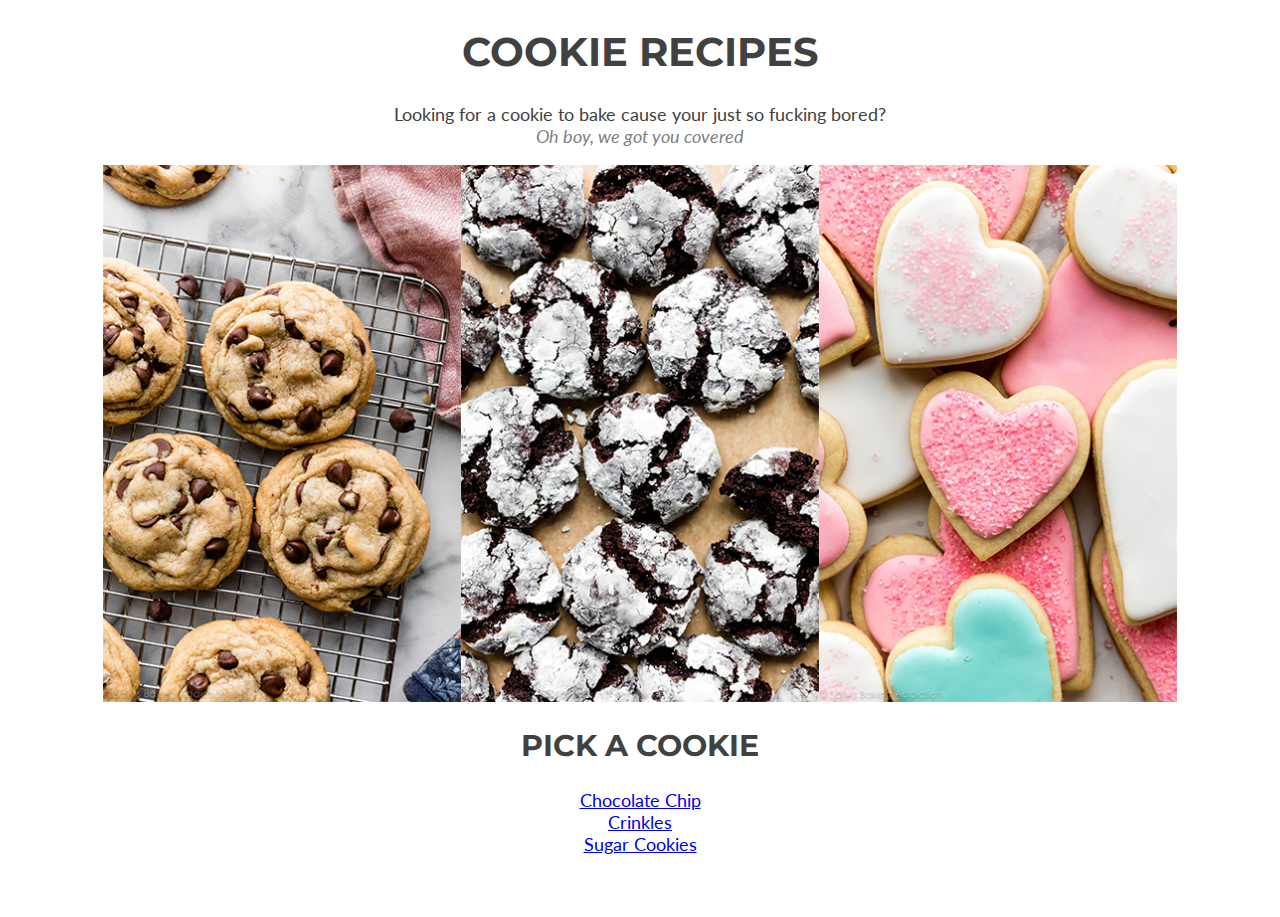
<file: index.html>
<!DOCTYPE html>
<html lang="en">
<head>
    <meta charset="UTF-8">
    <meta http-equiv="X-UA-Compatible" content="IE=edge">
    <meta name="viewport" content="width=device-width, initial-scale=1.0">
    <title>Cookie Recipes</title>
    <link href="style.css" rel="stylesheet">
    <link href="https://fonts.googleapis.com/css2?family=Montserrat:wght@400;700&display=swap" rel="stylesheet">
    <link href="https://fonts.googleapis.com/css2?family=Lato&display=swap" rel="stylesheet">
</head>
<body>
    <h1> COOKIE RECIPES </h1>
    <div class="regular-text" > Looking for a cookie to bake cause your just so fucking bored?</div>
    <div class ="comment-text"><em>Oh boy, we got you covered</em> </div>
    <br>

    <img src = "images/index-image.png" alt = "the cookies" class="index-photo" >
    <h2>PICK A COOKIE</h2>
    <div class="comment-text">
        <a href = "recipes/chocolate-chip.html"> Chocolate Chip </a> <br>
        <a href = "recipes/crinkles.html"> Crinkles </a> <br>
        <a href = "recipes/sugar-cookies.html">Sugar Cookies</a> <br>
    </div>

    <br><br><br>
    
    

</body>
</html>
</file>
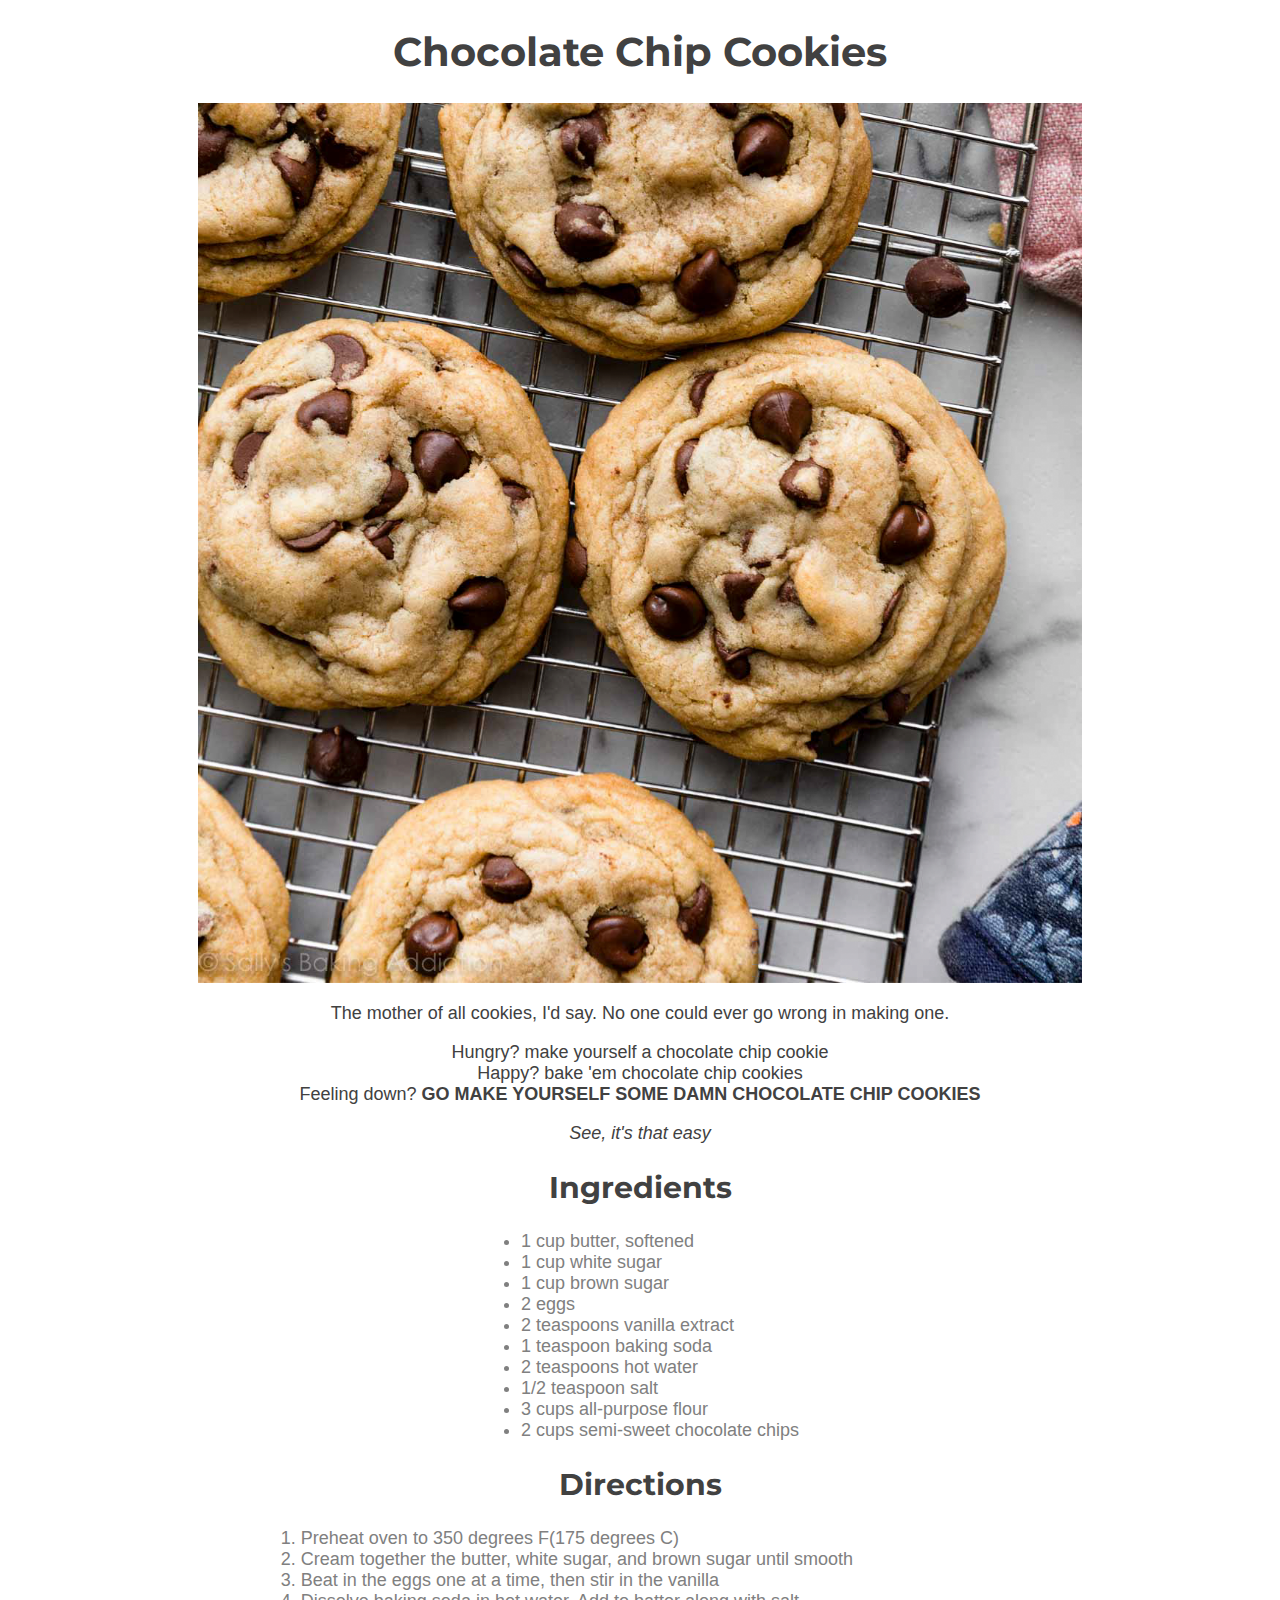
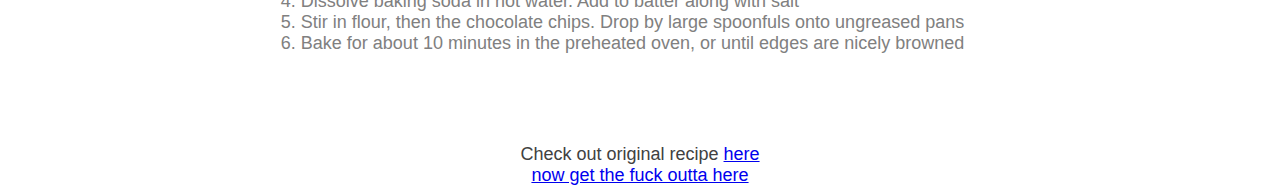
<file: recipes/chocolate-chip.html>
<!DOCTYPE html>
<html lang="en">
<head>
    <meta charset="UTF-8">
    <meta http-equiv="X-UA-Compatible" content="IE=edge">
    <meta name="viewport" content="width=device-width, initial-scale=1.0">
    <title>Cookie Recipes</title>
    <link href="../style.css" rel="stylesheet">
    <link href="https://fonts.googleapis.com/css2?family=Montserrat:wght@400;700&display=swap" rel="stylesheet">
</head>
<body>
    <h1>Chocolate Chip Cookies</h1>
    <img src = "../images/chocochip.png" alt = "chocochip cookies">
    <div class="regular-text">
        <p>The mother of all cookies, I'd say. No one could ever go wrong in making one.</p>
        Hungry? make yourself a chocolate chip cookie<br>
        Happy? bake 'em chocolate chip cookies<br>
        Feeling down? <strong> GO MAKE YOURSELF SOME DAMN CHOCOLATE CHIP COOKIES </strong><br>
        <p><em> See, it's that easy </em></p>
    </div>
    
    <h2>Ingredients</h2>
    <ul>
        <li>1 cup butter, softened</li>
        <li>1 cup white sugar</li>
        <li>1 cup brown sugar</li>
        <li>2 eggs</li>
        <li>2 teaspoons vanilla extract</li>
        <li>1 teaspoon baking soda</li>
        <li>2 teaspoons hot water</li>
        <li>1/2 teaspoon salt</li>
        <li>3 cups all-purpose flour</li>
        <li>2 cups semi-sweet chocolate chips</li>
    </ul>

    <h2>Directions</h2>
    <ol>
        <li>Preheat oven to 350 degrees F(175 degrees C)</li>
        <li>Cream together the butter, white sugar, and brown sugar until smooth</li>
        <li>Beat in the eggs one at a time, then stir in the vanilla</li>
        <li>Dissolve baking soda in hot water. Add to batter along with salt</li>
        <li>Stir in flour, then the chocolate chips. Drop by large spoonfuls onto ungreased pans</li>
        <li>Bake for about 10 minutes in the preheated oven, or until edges are nicely browned</li>
    </ol>

    <br> <br><br><br>
    <div class="regular-text">
        Check out original recipe <a href = "https://www.allrecipes.com/recipe/10813/best-chocolate-chip-cookies/">here</a>
        <br>
        <a href = "../index.html">now get the fuck outta here</a>
    </div>
</body>
</html>
</file>
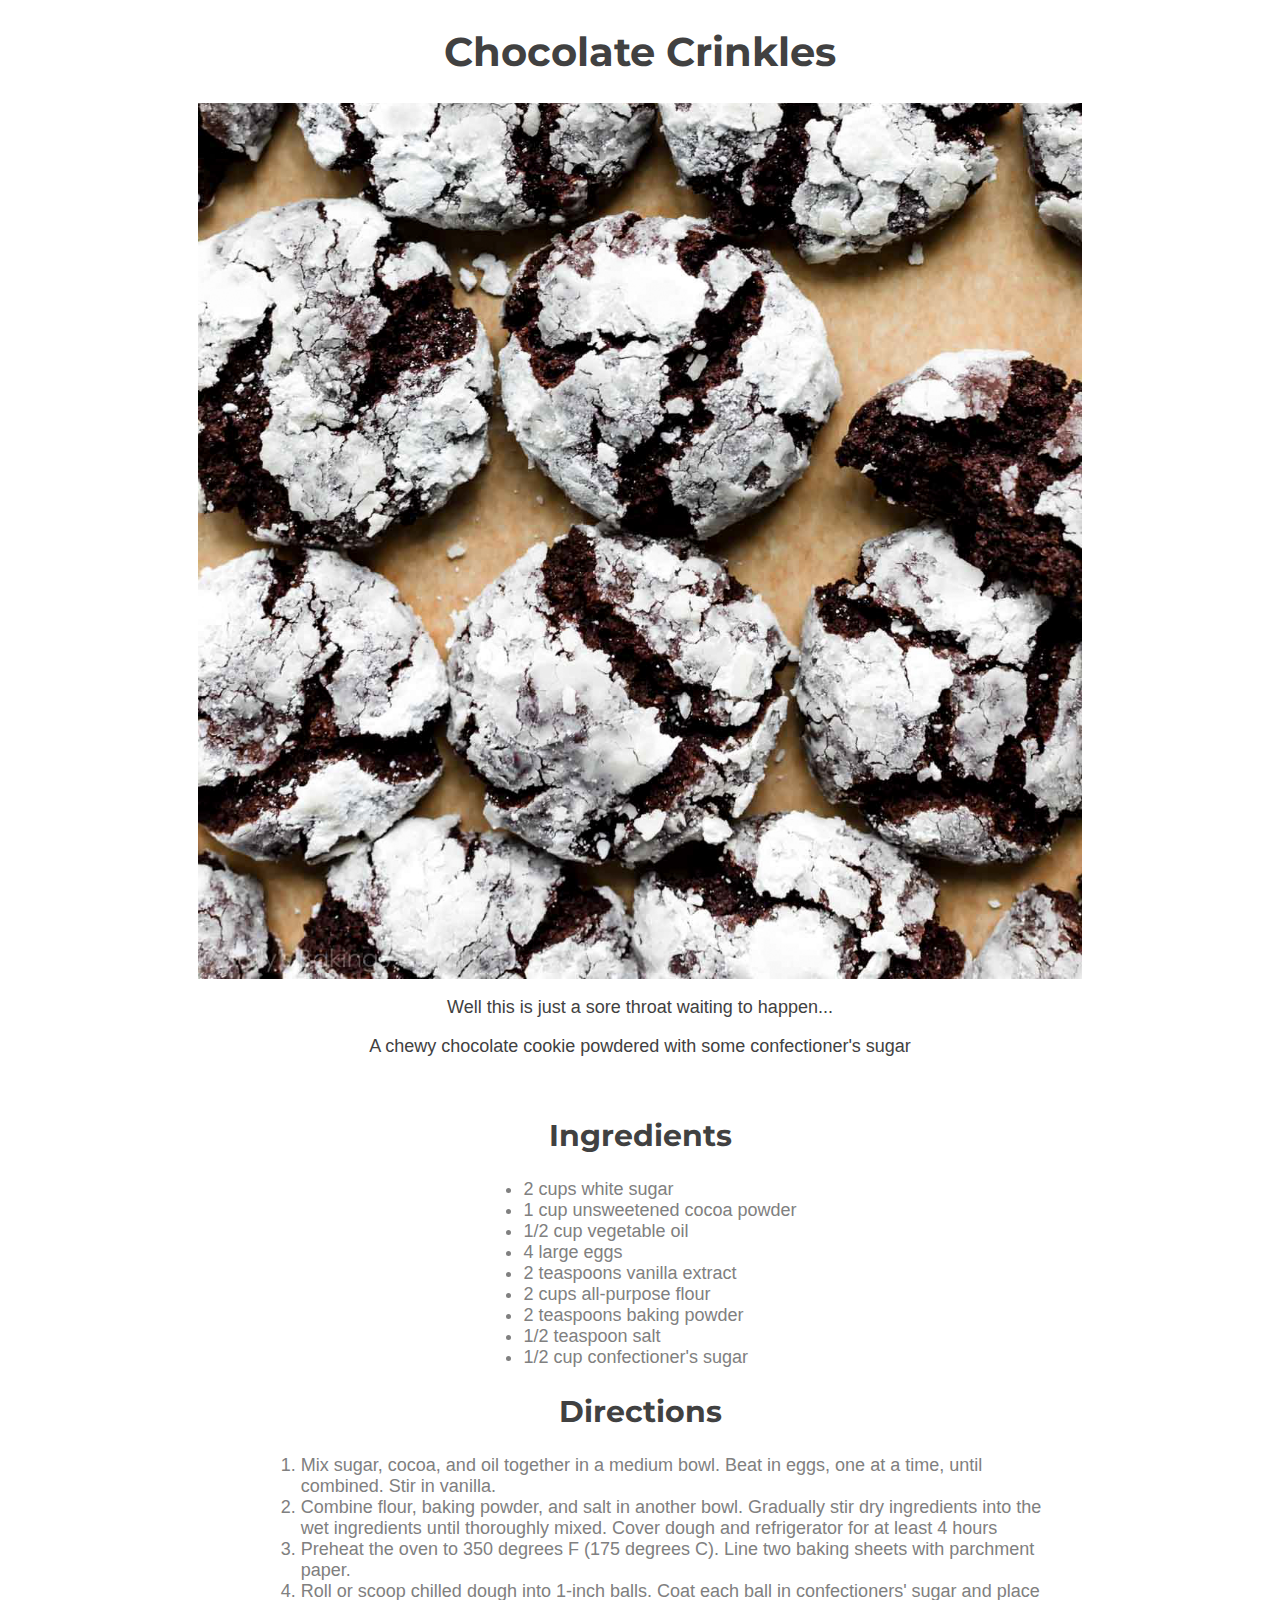
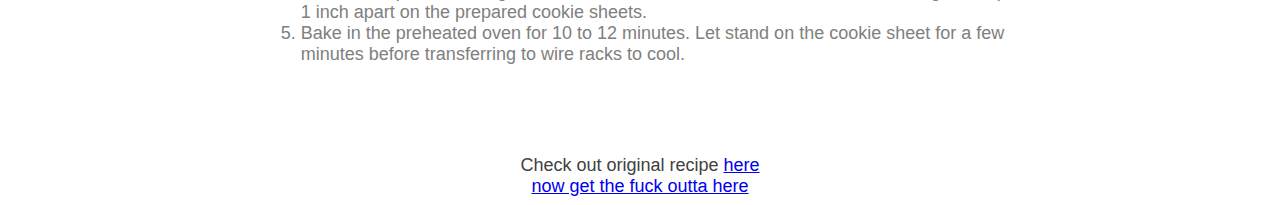
<file: recipes/crinkles.html>
<!DOCTYPE html>
<html lang="en">
<head>
    <meta charset="UTF-8">
    <meta http-equiv="X-UA-Compatible" content="IE=edge">
    <meta name="viewport" content="width=device-width, initial-scale=1.0">
    <title>Cookie Recipes</title>
    <link href="../style.css" rel="stylesheet">
    <link href="https://fonts.googleapis.com/css2?family=Montserrat:wght@400;700&display=swap" rel="stylesheet">
</head>
<body>
    <h1>Chocolate Crinkles</h1>
    <img src = "../images/crinkles.png" alt = "chocolate-crinkles">
    <div class="regular-text">
        <p>Well this is just a sore throat waiting to happen...</p>
        <p>A chewy chocolate cookie powdered with some confectioner's sugar</p>
    </div>
    <br>

    <h2>Ingredients</h2>
    <ul>
        <li>2 cups white sugar</li>
        <li>1 cup unsweetened cocoa powder</li>
        <li>1/2 cup vegetable oil</li>
        <li>4 large eggs</li>
        <li>2 teaspoons vanilla extract</li>
        <li>2 cups all-purpose flour</li>
        <li>2 teaspoons baking powder</li>
        <li>1/2 teaspoon salt</li>
        <li>1/2 cup confectioner's sugar</li>
    </ul>

    <h2>Directions</h2>
    <ol>
        <li>Mix sugar, cocoa, and oil together in a medium bowl. Beat in eggs, one at a time, until combined. Stir in vanilla.</li>
        <li>Combine flour, baking powder, and salt in another bowl. Gradually stir dry ingredients into the wet ingredients until thoroughly mixed. Cover dough and refrigerator for at least 4 hours</li>
        <li>Preheat the oven to 350 degrees F (175 degrees C). Line two baking sheets with parchment paper.</li>
        <li>Roll or scoop chilled dough into 1-inch balls. Coat each ball in confectioners' sugar and place 1 inch apart on the prepared cookie sheets.</li>
        <li>Bake in the preheated oven for 10 to 12 minutes. Let stand on the cookie sheet for a few minutes before transferring to wire racks to cool.</li>
    </ol>

    <br> <br><br><br>
    <div class="regular-text">
        Check out original recipe <a href = "https://www.allrecipes.com/recipe/9861/chocolate-crinkles-ii/">here</a>
        <br>
        <a href = "../index.html">now get the fuck outta here</a>
    </div>
    
    
</body>
</html>
</file>
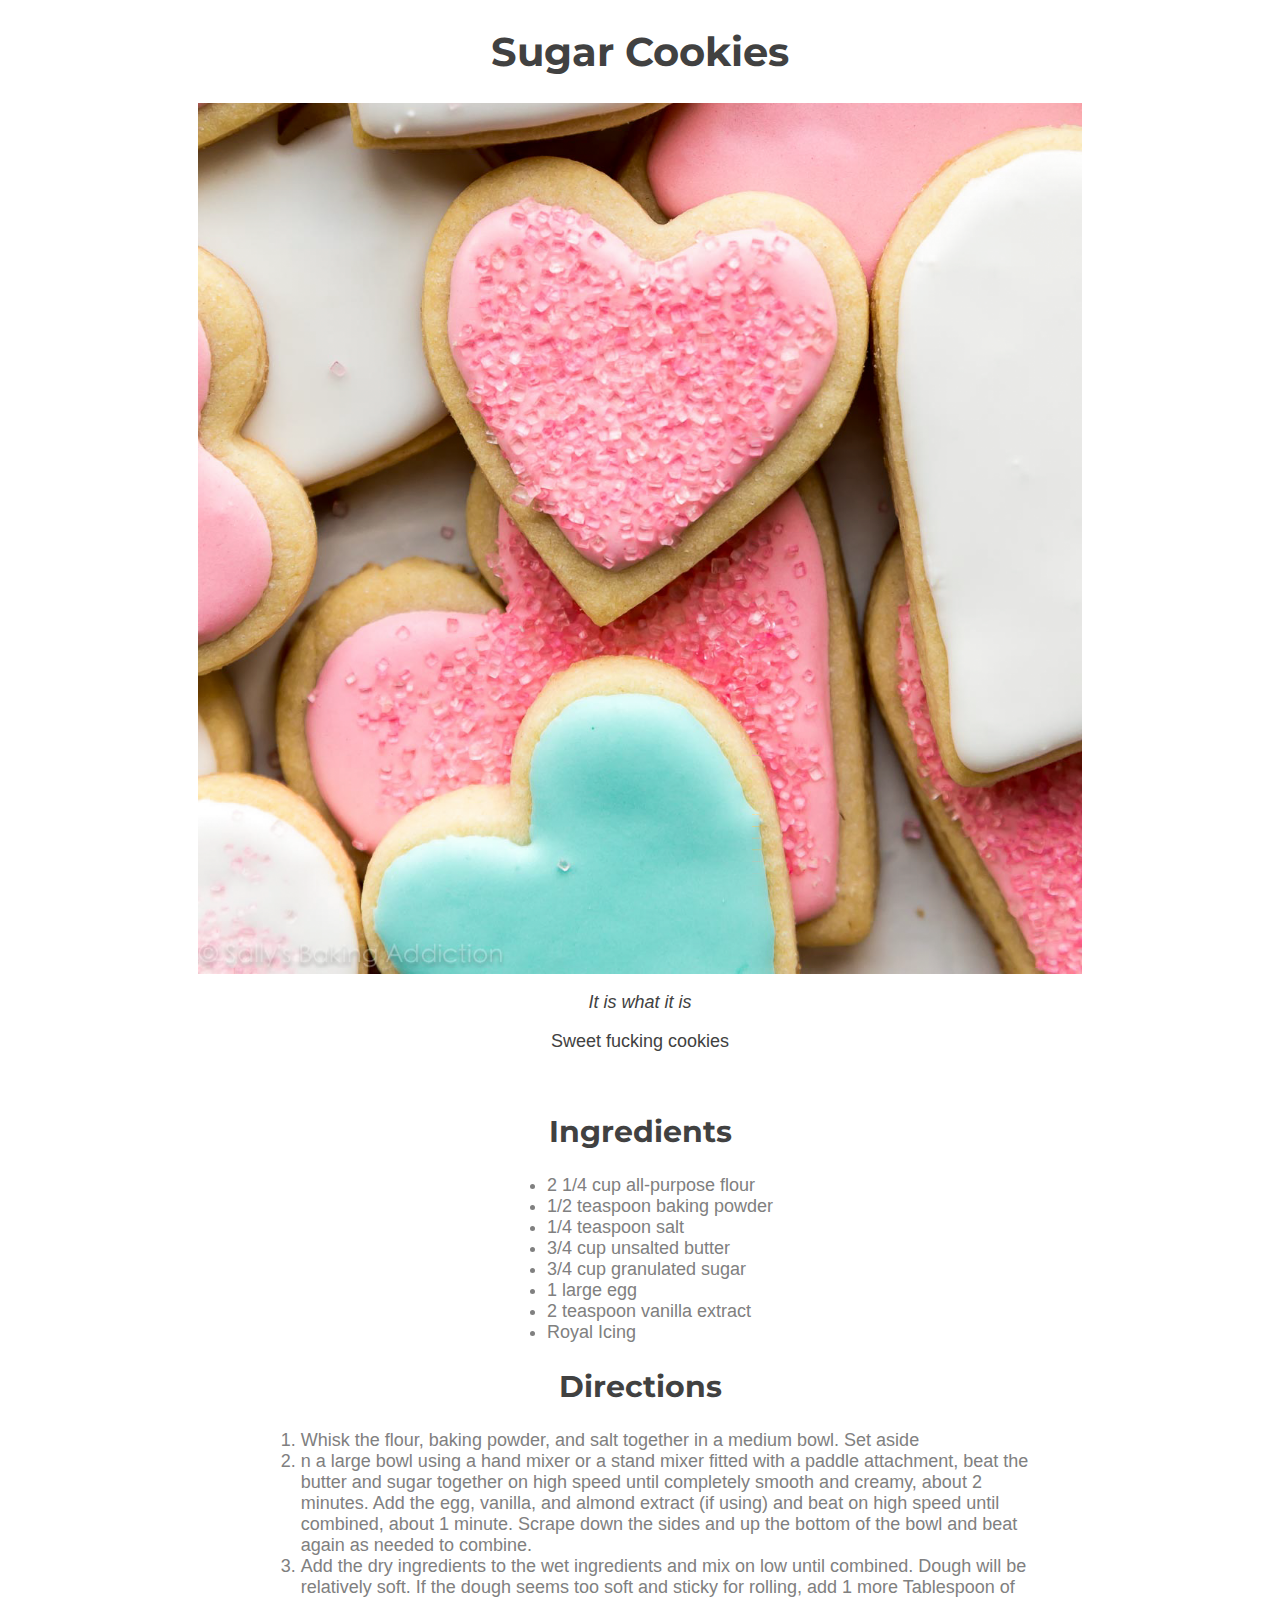
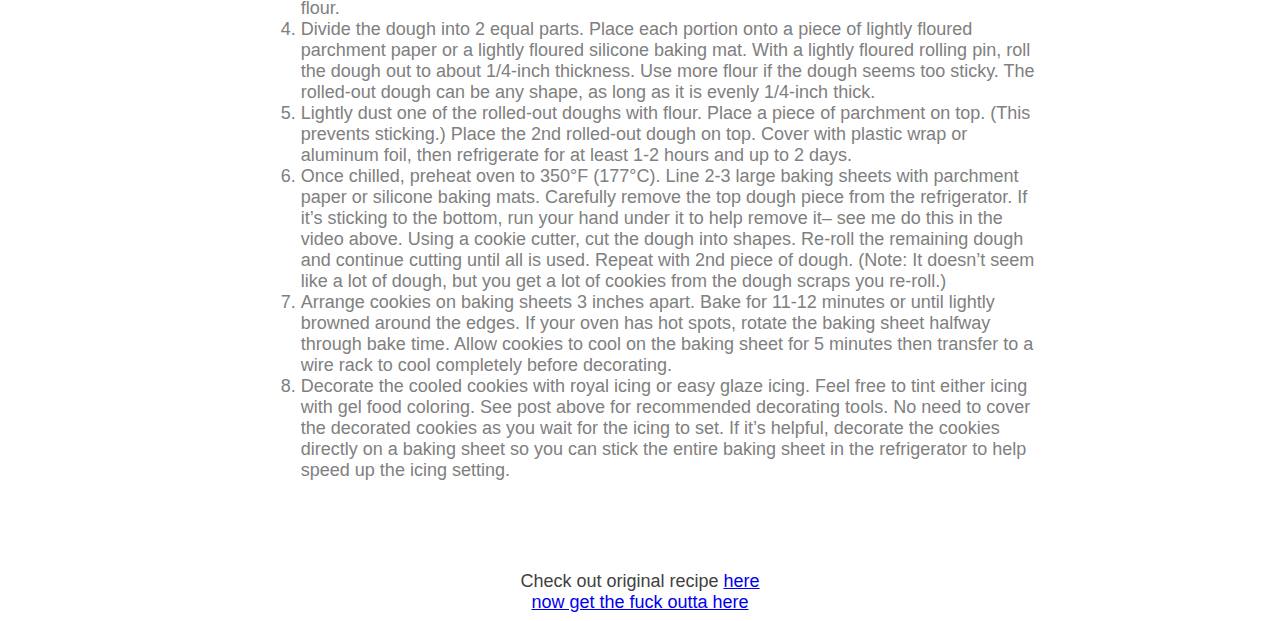
<file: recipes/sugar-cookies.html>
<!DOCTYPE html>
<html lang="en">
<head>
    <meta charset="UTF-8">
    <meta http-equiv="X-UA-Compatible" content="IE=edge">
    <meta name="viewport" content="width=device-width, initial-scale=1.0">
    <title>Cookie Recipes</title>
    <link href="../style.css" rel="stylesheet">
    <link href="https://fonts.googleapis.com/css2?family=Montserrat:wght@400;700&display=swap" rel="stylesheet">
</head>
<body>
    <h1>Sugar Cookies</h1>
    <img src = "../images/sugarcookies.png" alt = "sugar cookies">
    <div class="regular-text">
        <p><em>It is what it is</em></p>
        <p>Sweet fucking cookies</p>
    </div>
    <br>

    <h2>Ingredients</h2>
    <ul>
        <li>2 1/4 cup all-purpose flour</li>
        <li>1/2 teaspoon baking powder</li>
        <li>1/4 teaspoon salt</li>
        <li>3/4 cup unsalted butter</li>
        <li>3/4 cup granulated sugar</li>
        <li>1 large egg</li>
        <li>2 teaspoon vanilla extract</li>
        <li>Royal Icing</li>
    </ul>

    <h2>Directions</h2>
    <ol>
        <li>Whisk the flour, baking powder, and salt together in a medium bowl. Set aside</li>
        <li>n a large bowl using a hand mixer or a stand mixer fitted with a paddle attachment, beat the butter and sugar together on high speed until completely smooth and creamy, about 2 minutes. Add the egg, vanilla, and almond extract (if using) and beat on high speed until combined, about 1 minute. Scrape down the sides and up the bottom of the bowl and beat again as needed to combine.</li>
        <li>Add the dry ingredients to the wet ingredients and mix on low until combined. Dough will be relatively soft. If the dough seems too soft and sticky for rolling, add 1 more Tablespoon of flour.</li>
        <li>Divide the dough into 2 equal parts. Place each portion onto a piece of lightly floured parchment paper or a lightly floured silicone baking mat. With a lightly floured rolling pin, roll the dough out to about 1/4-inch thickness. Use more flour if the dough seems too sticky. The rolled-out dough can be any shape, as long as it is evenly 1/4-inch thick.</li>
        <li>Lightly dust one of the rolled-out doughs with flour. Place a piece of parchment on top. (This prevents sticking.) Place the 2nd rolled-out dough on top. Cover with plastic wrap or aluminum foil, then refrigerate for at least 1-2 hours and up to 2 days.</li>
        <li>Once chilled, preheat oven to 350°F (177°C). Line 2-3 large baking sheets with parchment paper or silicone baking mats. Carefully remove the top dough piece from the refrigerator. If it’s sticking to the bottom, run your hand under it to help remove it– see me do this in the video above. Using a cookie cutter, cut the dough into shapes. Re-roll the remaining dough and continue cutting until all is used. Repeat with 2nd piece of dough. (Note: It doesn’t seem like a lot of dough, but you get a lot of cookies from the dough scraps you re-roll.)</li>
        <li>Arrange cookies on baking sheets 3 inches apart. Bake for 11-12 minutes or until lightly browned around the edges. If your oven has hot spots, rotate the baking sheet halfway through bake time. Allow cookies to cool on the baking sheet for 5 minutes then transfer to a wire rack to cool completely before decorating.</li>
        <li>Decorate the cooled cookies with royal icing or easy glaze icing. Feel free to tint either icing with gel food coloring. See post above for recommended decorating tools. No need to cover the decorated cookies as you wait for the icing to set. If it’s helpful, decorate the cookies directly on a baking sheet so you can stick the entire baking sheet in the refrigerator to help speed up the icing setting.</li>
    </ol>



    <br> <br><br><br>
    <div class="regular-text">
        Check out original recipe <a href = "https://sallysbakingaddiction.com/best-sugar-cookies/">here</a>
        <br>
        <a href = "../index.html">now get the fuck outta here</a>
    </div>
    
    
</body>
</html>
</file>
<file: style.css>
h1 {
    font-family: "Montserrat", sans-serif;
    font-size:40px;
    text-align: center;
    color:rgb(65, 65, 65);
}
h2 {
    font-family: "Montserrat", sans-serif;
    font-size:30px;
    text-align: center;
    color:rgb(65, 65, 65);
}

.regular-text{
    font-family: "Lato", sans-serif;
    font-size:18px;
    color:rgb(65, 65, 65);
    text-align:center;
}
.comment-text{
    font-family: "Lato", sans-serif;
    font-size:18px;
    color:gray;
    text-align:center;
}
.index-photo {
    display: block;
    margin-left: auto;
    margin-right: auto;
    width: 85%;
}
img{
    display:block;
    margin-left:auto;
    margin-right: auto;
    width:70%;
}
ul {
    display: table; 
    margin: 0 auto;
    text-align: left;
    font-size:18px;
    color:gray;
    font-family:"Lato",sans-serif;
}
ol {
    display:table;
    margin-left:20%;
    margin-right:18%;
    font-size:18px;
    color:gray;
    font-family:"Lato",sans-serif;
}
</file>
